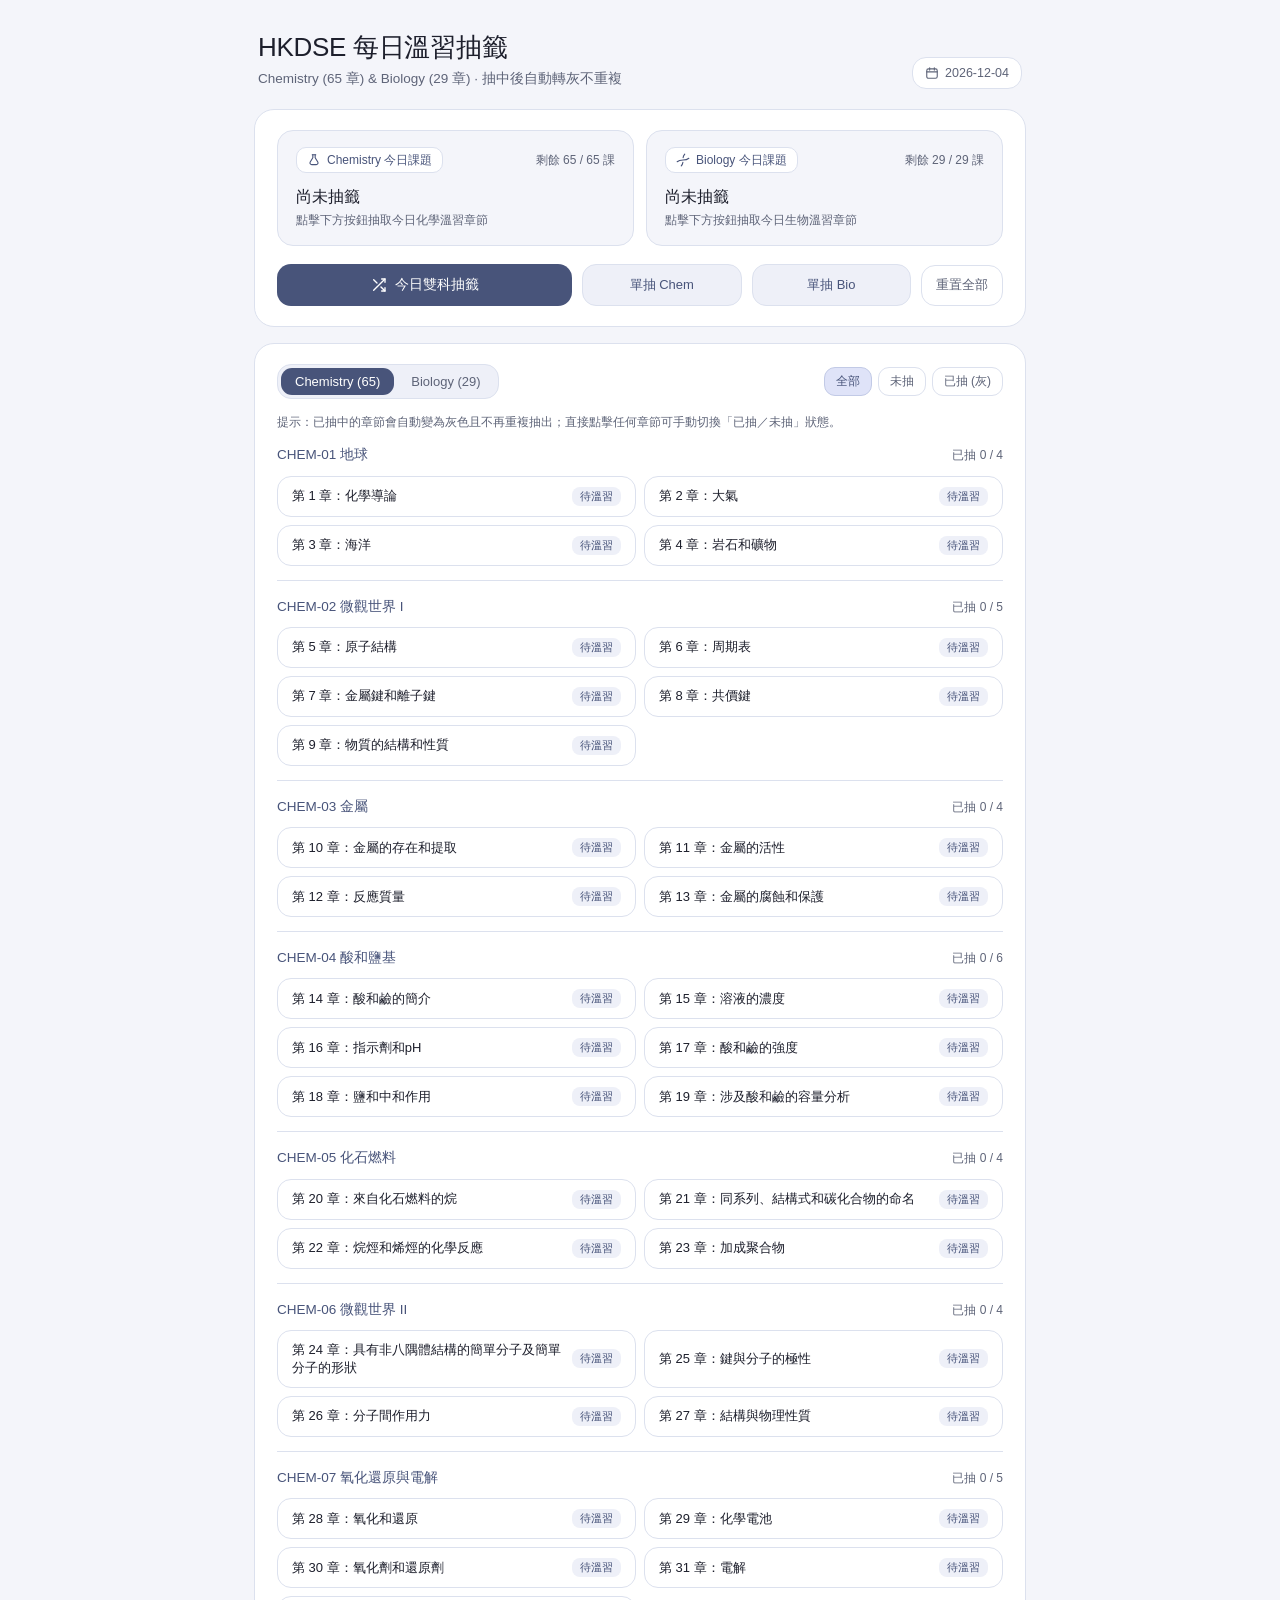
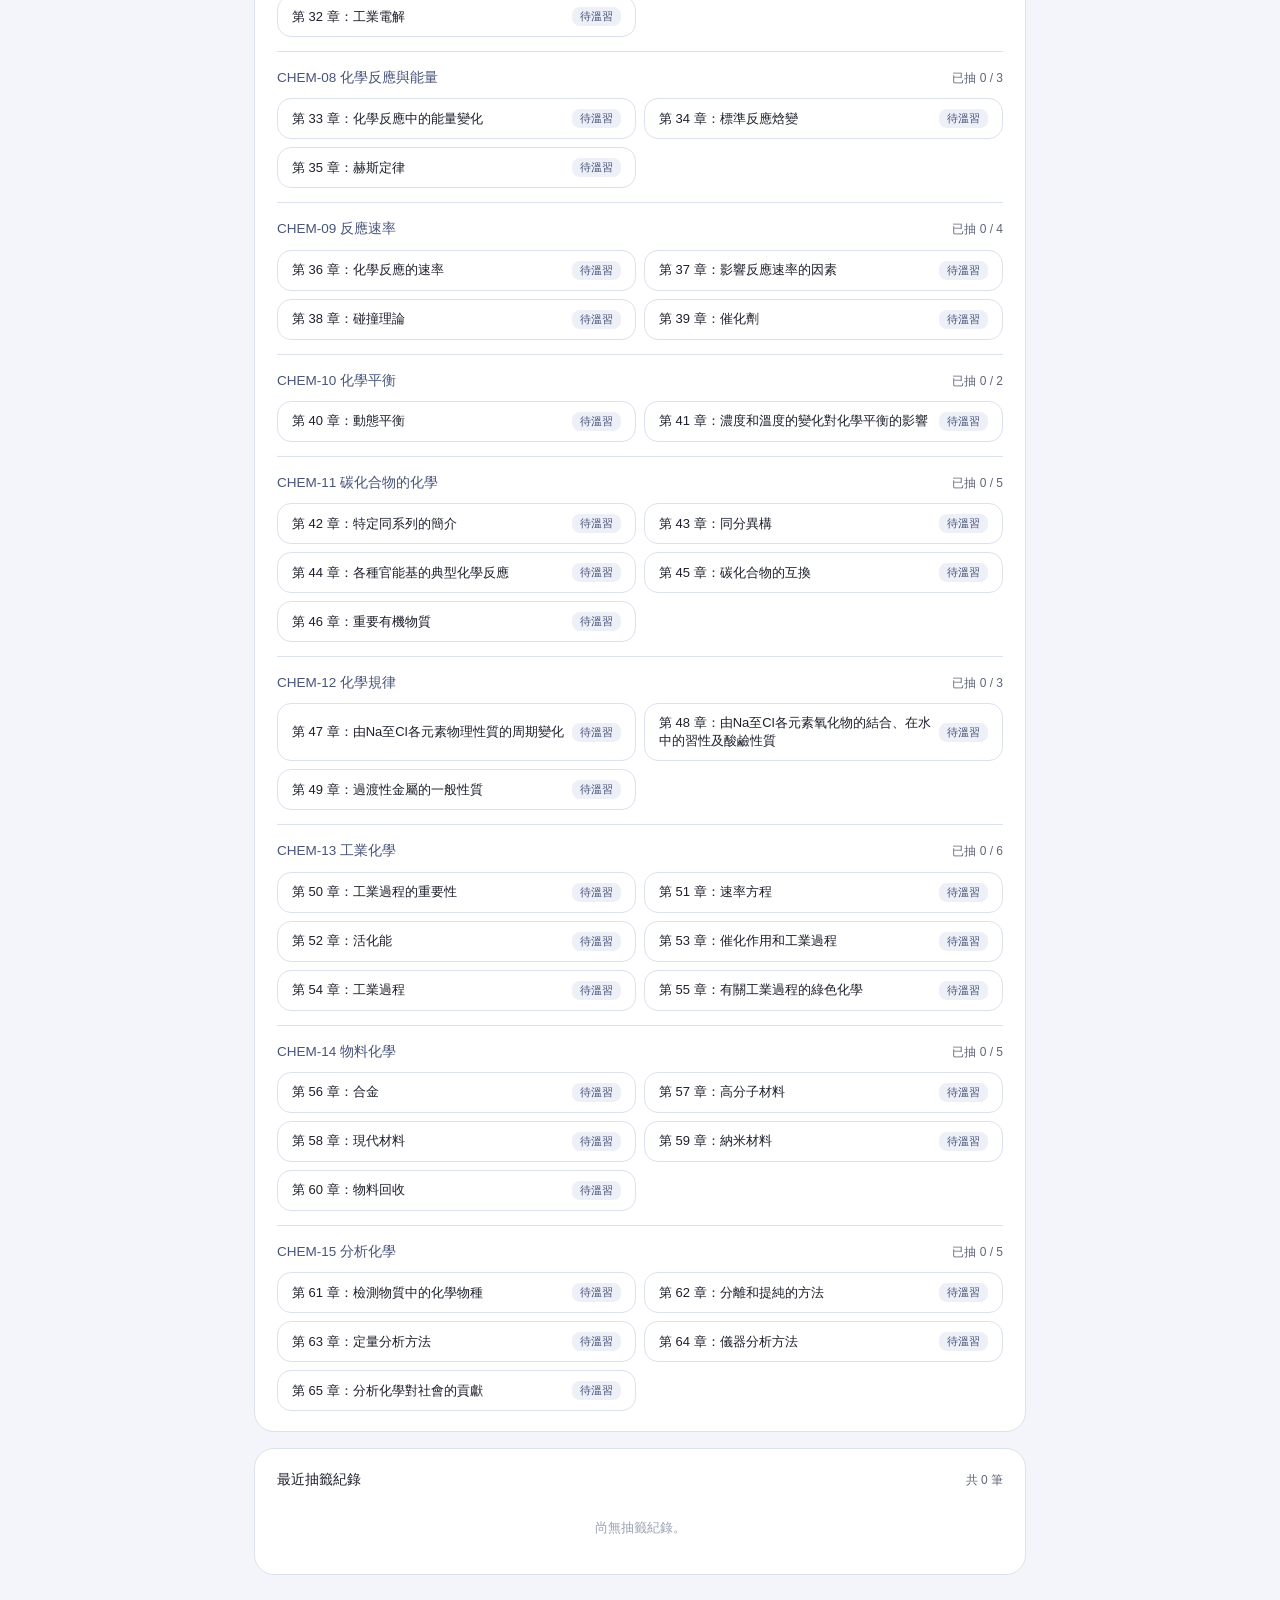
<file: lottery.html>
<!DOCTYPE html>
<html lang="zh-Hant">
<head>
  <meta charset="UTF-8" />
  <meta name="viewport" content="width=device-width, initial-scale=1.0, maximum-scale=1.0, user-scalable=no" />
  <title>HKDSE Chem &amp; Bio 每日溫習抽籤</title>
  <!-- 更新時間：2026-11-15 22:01:00 (HKT) | 獨立單頁版 v1.0.0 -->
  <style>
    :root {
      --bg: #F4F5FA;
      --surface: #FFFFFF;
      --surface-variant: #DFE3F8;
      --surface-muted: #EEF0F8;
      --primary: #48547A;
      --primary-dark: #333D5C;
      --text-main: #1D1F2C;
      --text-sub: #5E6478;
      --text-muted: #9AA0B2;
      --border: #DCE1EE;
      --drawn-bg: #E6E8EF;
      --drawn-border: #D5D9E4;
      --drawn-text: #9BA1B0;
    }

    * {
      box-sizing: border-box;
      -webkit-tap-highlight-color: transparent;
    }

    body {
      margin: 0;
      padding: 0;
      background-color: var(--bg);
      color: var(--text-main);
      font-family: -apple-system, BlinkMacSystemFont, "Segoe UI", Roboto, "Helvetica Neue", "Noto Sans TC", sans-serif;
      font-weight: 400;
      line-height: 1.5;
    }

    .container {
      width: 100%;
      max-width: 820px;
      margin: 0 auto;
      padding: 20px 16px 80px 16px;
    }

    @media (min-width: 641px) {
      .container {
        padding: 28px 24px 96px 24px;
      }
    }

    /* 頂部標題區 */
    .header-bar {
      display: flex;
      justify-content: space-between;
      align-items: flex-end;
      margin-bottom: 20px;
      padding: 0 4px;
      flex-wrap: wrap;
      gap: 10px;
    }

    .header-title {
      margin: 0;
      font-size: 26px;
      font-weight: 500;
      color: var(--text-main);
      letter-spacing: -0.3px;
    }

    .header-sub {
      font-size: 13.5px;
      color: var(--text-sub);
      margin-top: 2px;
    }

    .date-pill {
      display: inline-flex;
      align-items: center;
      gap: 6px;
      background: var(--surface);
      border: 1px solid var(--border);
      border-radius: 14px;
      padding: 6px 12px;
      font-size: 12.5px;
      color: var(--text-sub);
    }

    /* 扁平細邊框卡片（無陰影） */
    .flat-card {
      background: var(--surface);
      border: 1px solid var(--border);
      border-radius: 20px;
      padding: 20px 22px;
      margin-bottom: 16px;
    }

    /* 抽籤結果展示雙欄 */
    .draw-stage {
      display: grid;
      grid-template-columns: 1fr;
      gap: 12px;
      margin-bottom: 18px;
    }

    @media (min-width: 600px) {
      .draw-stage {
        grid-template-columns: 1fr 1fr;
      }
    }

    .result-box {
      background: var(--bg);
      border: 1px solid var(--border);
      border-radius: 16px;
      padding: 16px 18px;
      display: flex;
      flex-direction: column;
      justify-content: space-between;
      min-height: 112px;
      transition: background-color 0.2s ease, border-color 0.2s ease;
    }

    .result-box.highlighted {
      background: var(--surface-variant);
      border-color: #C2CAE6;
    }

    .result-box-top {
      display: flex;
      justify-content: space-between;
      align-items: center;
      margin-bottom: 8px;
    }

    .subject-tag {
      display: inline-flex;
      align-items: center;
      gap: 6px;
      font-size: 12px;
      color: var(--primary);
      background: var(--surface);
      border: 1px solid var(--border);
      padding: 3px 10px;
      border-radius: 10px;
    }

    .remain-tag {
      font-size: 12px;
      color: var(--text-sub);
    }

    .result-chapter-name {
      font-size: 16px;
      font-weight: 500;
      color: var(--text-main);
      margin: 4px 0 2px 0;
      word-break: break-word;
    }

    .result-topic-name {
      font-size: 12px;
      color: var(--text-sub);
    }

    /* 控制按鈕列 */
    .action-row {
      display: flex;
      flex-wrap: wrap;
      gap: 10px;
      align-items: center;
    }

    .btn-primary {
      flex: 2;
      min-width: 170px;
      background: var(--primary);
      color: #FFFFFF;
      border: none;
      border-radius: 14px;
      padding: 12px 18px;
      font-size: 14px;
      cursor: pointer;
      display: inline-flex;
      align-items: center;
      justify-content: center;
      gap: 8px;
      transition: background-color 0.15s ease;
    }

    .btn-primary:active {
      background: var(--primary-dark);
    }

    .btn-secondary {
      flex: 1;
      min-width: 108px;
      background: var(--surface-muted);
      color: var(--primary);
      border: 1px solid var(--border);
      border-radius: 14px;
      padding: 11px 14px;
      font-size: 13px;
      cursor: pointer;
      display: inline-flex;
      align-items: center;
      justify-content: center;
      gap: 6px;
    }

    .btn-secondary:active {
      background: var(--surface-variant);
    }

    .btn-reset {
      background: var(--surface);
      color: var(--text-sub);
      border: 1px solid var(--border);
      border-radius: 14px;
      padding: 11px 14px;
      font-size: 12.5px;
      cursor: pointer;
    }

    .btn-reset.confirming {
      background: #FEE2E2;
      color: #B91C1C;
      border-color: #FCA5A5;
    }

    /* 科目分頁切換列 */
    .tab-bar {
      display: flex;
      justify-content: space-between;
      align-items: center;
      gap: 10px;
      margin-bottom: 14px;
      flex-wrap: wrap;
    }

    .tab-group {
      display: inline-flex;
      background: var(--surface-muted);
      border: 1px solid var(--border);
      border-radius: 14px;
      padding: 3px;
      gap: 3px;
    }

    .tab-btn {
      border: none;
      background: transparent;
      color: var(--text-sub);
      padding: 6px 14px;
      border-radius: 11px;
      font-size: 13px;
      cursor: pointer;
    }

    .tab-btn.active {
      background: var(--primary);
      color: #FFFFFF;
    }

    .filter-group {
      display: inline-flex;
      gap: 6px;
    }

    .filter-btn {
      border: 1px solid var(--border);
      background: var(--surface);
      color: var(--text-sub);
      padding: 5px 11px;
      border-radius: 11px;
      font-size: 12px;
      cursor: pointer;
    }

    .filter-btn.active {
      background: var(--surface-variant);
      color: var(--primary);
      border-color: #C2CAE6;
    }

    /* 課題與章節網格 */
    .topic-group {
      margin-bottom: 16px;
      padding-bottom: 14px;
      border-bottom: 1px solid var(--border);
    }

    .topic-group:last-child {
      margin-bottom: 0;
      padding-bottom: 0;
      border-bottom: none;
    }

    .topic-header {
      display: flex;
      justify-content: space-between;
      align-items: center;
      font-size: 13.5px;
      color: var(--primary);
      margin-bottom: 10px;
      font-weight: 500;
    }

    .topic-count {
      font-size: 12px;
      color: var(--text-sub);
      font-weight: 400;
    }

    .chapter-grid {
      display: grid;
      grid-template-columns: 1fr;
      gap: 8px;
    }

    @media (min-width: 600px) {
      .chapter-grid {
        grid-template-columns: 1fr 1fr;
      }
    }

    .chap-pill {
      display: flex;
      justify-content: space-between;
      align-items: center;
      gap: 8px;
      padding: 10px 14px;
      border-radius: 14px;
      border: 1px solid var(--border);
      background: var(--surface);
      color: var(--text-main);
      font-size: 13px;
      cursor: pointer;
      text-align: left;
      transition: background-color 0.15s ease, color 0.15s ease, border-color 0.15s ease;
    }

    .chap-pill:hover {
      border-color: #BFC7E0;
    }

    /* 抽到過的章節：灰色狀態 */
    .chap-pill.drawn {
      background: var(--drawn-bg);
      border-color: var(--drawn-border);
      color: var(--drawn-text);
    }

    .chap-pill.drawn .chap-title {
      text-decoration: line-through;
    }

    .chap-status-badge {
      flex-shrink: 0;
      font-size: 11px;
      padding: 2px 8px;
      border-radius: 8px;
      background: var(--surface-muted);
      color: var(--primary);
    }

    .chap-pill.drawn .chap-status-badge {
      background: #DCE0E9;
      color: #878D9E;
    }

    /* 抽籤紀錄列表 */
    .history-title {
      font-size: 14px;
      font-weight: 500;
      color: var(--text-main);
      margin: 0 0 12px 0;
      display: flex;
      justify-content: space-between;
      align-items: center;
    }

    .history-list {
      max-height: 210px;
      overflow-y: auto;
      display: flex;
      flex-direction: column;
      gap: 8px;
    }

    .history-item {
      display: flex;
      justify-content: space-between;
      align-items: center;
      gap: 10px;
      padding: 10px 14px;
      border-radius: 14px;
      background: var(--bg);
      border: 1px solid var(--border);
      font-size: 12.5px;
      flex-wrap: wrap;
    }

    .history-sub-tag {
      display: inline-block;
      padding: 2px 7px;
      border-radius: 7px;
      font-size: 11px;
      background: var(--surface-variant);
      color: var(--primary);
      margin-right: 6px;
    }

    .empty-hint {
      text-align: center;
      color: var(--text-muted);
      font-size: 13px;
      padding: 16px 0;
    }
  </style>
</head>
<body>
  <div class="container">
    <!-- 頂部標題 -->
    <div class="header-bar">
      <div>
        <h1 class="header-title">HKDSE 每日溫習抽籤</h1>
        <div class="header-sub">Chemistry (65 章) &amp; Biology (29 章) · 抽中後自動轉灰不重複</div>
      </div>
      <div class="date-pill" id="todayDatePill">
        <svg width="14" height="14" viewBox="0 0 24 24" fill="none" stroke="currentColor" stroke-width="1.9" stroke-linecap="round" stroke-linejoin="round">
          <rect x="3" y="5" width="18" height="16" rx="3"></rect>
          <line x1="16" y1="3" x2="16" y2="7"></line>
          <line x1="8" y1="3" x2="8" y2="7"></line>
          <line x1="3" y1="10" x2="21" y2="10"></line>
        </svg>
        <span id="todayDateText"></span>
      </div>
    </div>

    <!-- 抽籤主控制台 -->
    <div class="flat-card">
      <div class="draw-stage">
        <!-- Chemistry 抽籤結果框 -->
        <div class="result-box" id="chemResultBox">
          <div class="result-box-top">
            <span class="subject-tag">
              <svg width="14" height="14" viewBox="0 0 24 24" fill="none" stroke="currentColor" stroke-width="1.9" stroke-linecap="round" stroke-linejoin="round">
                <path d="M9 3h6"></path>
                <path d="M10 3v5l-4.5 7.5A3 3 0 0 0 8.1 20h7.8a3 3 0 0 0 2.6-4.5L14 8V3"></path>
              </svg>
              Chemistry 今日課題
            </span>
            <span class="remain-tag" id="chemRemainLabel">剩餘 65 / 65 課</span>
          </div>
          <div>
            <div class="result-chapter-name" id="chemResultChapter">尚未抽籤</div>
            <div class="result-topic-name" id="chemResultTopic">點擊下方按鈕抽取今日化學溫習章節</div>
          </div>
        </div>

        <!-- Biology 抽籤結果框 -->
        <div class="result-box" id="bioResultBox">
          <div class="result-box-top">
            <span class="subject-tag">
              <svg width="14" height="14" viewBox="0 0 24 24" fill="none" stroke="currentColor" stroke-width="1.9" stroke-linecap="round" stroke-linejoin="round">
                <path d="M2 15c6.667-6 13.333 0 20-6"></path>
                <path d="M9 22c1.798-1.998 2.518-3.995 2.807-5.993"></path>
                <path d="M15 2c-1.798 1.998-2.518 3.995-2.807 5.993"></path>
              </svg>
              Biology 今日課題
            </span>
            <span class="remain-tag" id="bioRemainLabel">剩餘 29 / 29 課</span>
          </div>
          <div>
            <div class="result-chapter-name" id="bioResultChapter">尚未抽籤</div>
            <div class="result-topic-name" id="bioResultTopic">點擊下方按鈕抽取今日生物溫習章節</div>
          </div>
        </div>
      </div>

      <div class="action-row">
        <button type="button" class="btn-primary" id="drawBothBtn">
          <svg width="16" height="16" viewBox="0 0 24 24" fill="none" stroke="currentColor" stroke-width="2" stroke-linecap="round" stroke-linejoin="round">
            <polyline points="16 3 21 3 21 8"></polyline>
            <line x1="4" y1="20" x2="21" y2="3"></line>
            <polyline points="21 16 21 21 16 21"></polyline>
            <line x1="15" y1="15" x2="21" y2="21"></line>
            <line x1="4" y1="4" x2="9" y2="9"></line>
          </svg>
          今日雙科抽籤
        </button>
        <button type="button" class="btn-secondary" id="drawChemOnlyBtn">單抽 Chem</button>
        <button type="button" class="btn-secondary" id="drawBioOnlyBtn">單抽 Bio</button>
        <button type="button" class="btn-reset" id="resetAllBtn">重置全部</button>
      </div>
    </div>

    <!-- 全部章節總覽（點擊可手動切換灰色狀態） -->
    <div class="flat-card">
      <div class="tab-bar">
        <div class="tab-group">
          <button type="button" class="tab-btn active" data-tab="chem" id="tabChemBtn">Chemistry (65)</button>
          <button type="button" class="tab-btn" data-tab="bio" id="tabBioBtn">Biology (29)</button>
        </div>
        <div class="filter-group">
          <button type="button" class="filter-btn active" data-filter="all">全部</button>
          <button type="button" class="filter-btn" data-filter="undrawn">未抽</button>
          <button type="button" class="filter-btn" data-filter="drawn">已抽 (灰)</button>
        </div>
      </div>
      <div style="font-size: 12px; color: var(--text-sub); margin-bottom: 14px;">
        提示：已抽中的章節會自動變為灰色且不再重複抽出；直接點擊任何章節可手動切換「已抽／未抽」狀態。
      </div>
      <div id="syllabusContainer"></div>
    </div>

    <!-- 抽籤歷史紀錄 -->
    <div class="flat-card">
      <div class="history-title">
        <span>最近抽籤紀錄</span>
        <span style="font-size: 12px; color: var(--text-sub); font-weight: 400;" id="historyCountLabel">共 0 筆</span>
      </div>
      <div class="history-list" id="historyList"></div>
    </div>
  </div>

  <script>
    (function () {
      'use strict';

      // 1. HKDSE Chemistry 15 課題 / 65 章完整架構
      const CHEM_SYLLABUS = [
        {
          groupId: 'CHEM-01',
          groupName: 'CHEM-01 地球',
          chapters: [
            { id: 1, name: '第 1 章：化學導論' },
            { id: 2, name: '第 2 章：大氣' },
            { id: 3, name: '第 3 章：海洋' },
            { id: 4, name: '第 4 章：岩石和礦物' }
          ]
        },
        {
          groupId: 'CHEM-02',
          groupName: 'CHEM-02 微觀世界 I',
          chapters: [
            { id: 5, name: '第 5 章：原子結構' },
            { id: 6, name: '第 6 章：周期表' },
            { id: 7, name: '第 7 章：金屬鍵和離子鍵' },
            { id: 8, name: '第 8 章：共價鍵' },
            { id: 9, name: '第 9 章：物質的結構和性質' }
          ]
        },
        {
          groupId: 'CHEM-03',
          groupName: 'CHEM-03 金屬',
          chapters: [
            { id: 10, name: '第 10 章：金屬的存在和提取' },
            { id: 11, name: '第 11 章：金屬的活性' },
            { id: 12, name: '第 12 章：反應質量' },
            { id: 13, name: '第 13 章：金屬的腐蝕和保護' }
          ]
        },
        {
          groupId: 'CHEM-04',
          groupName: 'CHEM-04 酸和鹽基',
          chapters: [
            { id: 14, name: '第 14 章：酸和鹼的簡介' },
            { id: 15, name: '第 15 章：溶液的濃度' },
            { id: 16, name: '第 16 章：指示劑和pH' },
            { id: 17, name: '第 17 章：酸和鹼的強度' },
            { id: 18, name: '第 18 章：鹽和中和作用' },
            { id: 19, name: '第 19 章：涉及酸和鹼的容量分析' }
          ]
        },
        {
          groupId: 'CHEM-05',
          groupName: 'CHEM-05 化石燃料',
          chapters: [
            { id: 20, name: '第 20 章：來自化石燃料的烷' },
            { id: 21, name: '第 21 章：同系列、結構式和碳化合物的命名' },
            { id: 22, name: '第 22 章：烷烴和烯烴的化學反應' },
            { id: 23, name: '第 23 章：加成聚合物' }
          ]
        },
        {
          groupId: 'CHEM-06',
          groupName: 'CHEM-06 微觀世界 II',
          chapters: [
            { id: 24, name: '第 24 章：具有非八隅體結構的簡單分子及簡單分子的形狀' },
            { id: 25, name: '第 25 章：鍵與分子的極性' },
            { id: 26, name: '第 26 章：分子間作用力' },
            { id: 27, name: '第 27 章：結構與物理性質' }
          ]
        },
        {
          groupId: 'CHEM-07',
          groupName: 'CHEM-07 氧化還原與電解',
          chapters: [
            { id: 28, name: '第 28 章：氧化和還原' },
            { id: 29, name: '第 29 章：化學電池' },
            { id: 30, name: '第 30 章：氧化劑和還原劑' },
            { id: 31, name: '第 31 章：電解' },
            { id: 32, name: '第 32 章：工業電解' }
          ]
        },
        {
          groupId: 'CHEM-08',
          groupName: 'CHEM-08 化學反應與能量',
          chapters: [
            { id: 33, name: '第 33 章：化學反應中的能量變化' },
            { id: 34, name: '第 34 章：標準反應焓變' },
            { id: 35, name: '第 35 章：赫斯定律' }
          ]
        },
        {
          groupId: 'CHEM-09',
          groupName: 'CHEM-09 反應速率',
          chapters: [
            { id: 36, name: '第 36 章：化學反應的速率' },
            { id: 37, name: '第 37 章：影響反應速率的因素' },
            { id: 38, name: '第 38 章：碰撞理論' },
            { id: 39, name: '第 39 章：催化劑' }
          ]
        },
        {
          groupId: 'CHEM-10',
          groupName: 'CHEM-10 化學平衡',
          chapters: [
            { id: 40, name: '第 40 章：動態平衡' },
            { id: 41, name: '第 41 章：濃度和溫度的變化對化學平衡的影響' }
          ]
        },
        {
          groupId: 'CHEM-11',
          groupName: 'CHEM-11 碳化合物的化學',
          chapters: [
            { id: 42, name: '第 42 章：特定同系列的簡介' },
            { id: 43, name: '第 43 章：同分異構' },
            { id: 44, name: '第 44 章：各種官能基的典型化學反應' },
            { id: 45, name: '第 45 章：碳化合物的互換' },
            { id: 46, name: '第 46 章：重要有機物質' }
          ]
        },
        {
          groupId: 'CHEM-12',
          groupName: 'CHEM-12 化學規律',
          chapters: [
            { id: 47, name: '第 47 章：由Na至Cl各元素物理性質的周期變化' },
            { id: 48, name: '第 48 章：由Na至Cl各元素氧化物的結合、在水中的習性及酸鹼性質' },
            { id: 49, name: '第 49 章：過渡性金屬的一般性質' }
          ]
        },
        {
          groupId: 'CHEM-13',
          groupName: 'CHEM-13 工業化學',
          chapters: [
            { id: 50, name: '第 50 章：工業過程的重要性' },
            { id: 51, name: '第 51 章：速率方程' },
            { id: 52, name: '第 52 章：活化能' },
            { id: 53, name: '第 53 章：催化作用和工業過程' },
            { id: 54, name: '第 54 章：工業過程' },
            { id: 55, name: '第 55 章：有關工業過程的綠色化學' }
          ]
        },
        {
          groupId: 'CHEM-14',
          groupName: 'CHEM-14 物料化學',
          chapters: [
            { id: 56, name: '第 56 章：合金' },
            { id: 57, name: '第 57 章：高分子材料' },
            { id: 58, name: '第 58 章：現代材料' },
            { id: 59, name: '第 59 章：納米材料' },
            { id: 60, name: '第 60 章：物料回收' }
          ]
        },
        {
          groupId: 'CHEM-15',
          groupName: 'CHEM-15 分析化學',
          chapters: [
            { id: 61, name: '第 61 章：檢測物質中的化學物種' },
            { id: 62, name: '第 62 章：分離和提純的方法' },
            { id: 63, name: '第 63 章：定量分析方法' },
            { id: 64, name: '第 64 章：儀器分析方法' },
            { id: 65, name: '第 65 章：分析化學對社會的貢獻' }
          ]
        }
      ];

      // 2. HKDSE Biology 5 冊 / 29 章完整架構
      const BIO_SYLLABUS = [
        {
          groupId: 'BOOK-1A',
          groupName: 'Book 1A 細胞與生命分子 (Ch 1 – 4)',
          chapters: [
            { id: 1, name: '第 1 章：生物學入門 (Introducing Biology)' },
            { id: 2, name: '第 2 章：細胞 (The Cell as the Basic Unit of Life)' },
            { id: 3, name: '第 3 章：物質穿越細胞膜 (Movement of Substances across Membrane)' },
            { id: 4, name: '第 4 章：酶與新陳代謝 (Enzymes and Metabolism)' }
          ]
        },
        {
          groupId: 'BOOK-1B',
          groupName: 'Book 1B 營養與氣體交換及轉運 (Ch 5 – 10)',
          chapters: [
            { id: 5, name: '第 5 章：食物與人類 (Food and Humans)' },
            { id: 6, name: '第 6 章：人的營養 (Nutrition in Humans)' },
            { id: 7, name: '第 7 章：人的氣體交換 (Gas Exchange in Humans)' },
            { id: 8, name: '第 8 章：人體內的轉運 (Transport in Humans)' },
            { id: 9, name: '第 9 章：植物的營養與氣體交換 (Nutrition and Gas Exchange in Plants)' },
            { id: 10, name: '第 10 章：蒸騰、轉運與支持 (Transpiration, Transport and Support in Plants)' }
          ]
        },
        {
          groupId: 'BOOK-2',
          groupName: 'Book 2 生物與環境：生殖、協調與體內平衡 (Ch 11 – 18)',
          chapters: [
            { id: 11, name: '第 11 章：細胞週期與分裂 (Cell Cycle and Division)' },
            { id: 12, name: '第 12 章：有花植物的生殖 (Reproduction in Flowering Plants)' },
            { id: 13, name: '第 13 章：人的生殖 (Reproduction in Humans)' },
            { id: 14, name: '第 14 章：生長與發育 (Growth and Development)' },
            { id: 15, name: '第 15 章：環境的探測 (Detecting the Environment)' },
            { id: 16, name: '第 16 章：人體的協調 (Coordination in Humans)' },
            { id: 17, name: '第 17 章：人體的運動 (Movement in Humans)' },
            { id: 18, name: '第 18 章：體內平衡 (Homeostasis)' }
          ]
        },
        {
          groupId: 'BOOK-3',
          groupName: 'Book 3 生態系、能量轉換與健康及疾病 (Ch 19 – 24)',
          chapters: [
            { id: 19, name: '第 19 章：生態系 (Ecosystems)' },
            { id: 20, name: '第 20 章：光合作用 (Photosynthesis)' },
            { id: 21, name: '第 21 章：呼吸作用 (Respiration)' },
            { id: 22, name: '第 22 章：非傳染病 (Non-infectious Diseases)' },
            { id: 23, name: '第 23 章：傳染病 (Infectious Diseases)' },
            { id: 24, name: '第 24 章：身體防禦機制 (Body Defence Mechanisms)' }
          ]
        },
        {
          groupId: 'BOOK-4',
          groupName: 'Book 4 遺傳與進化 (Ch 25 – 29)',
          chapters: [
            { id: 25, name: '第 25 章：基礎遺傳學 (Basic Genetics)' },
            { id: 26, name: '第 26 章：分子遺傳學 (Molecular Genetics)' },
            { id: 27, name: '第 27 章：生物工程 (Biotechnology)' },
            { id: 28, name: '第 28 章：生物多樣性 (Biodiversity)' },
            { id: 29, name: '第 29 章：進化 (Evolution)' }
          ]
        }
      ];

      const STORAGE_KEY = 'HKDSE_CHEM_BIO_LOTTERY_V1';

      let state = {
        drawnChem: [], // [1, 4, 41, ...]
        drawnBio: [],  // [2, 15, ...]
        todayChem: null, // { id, name, groupName, date }
        todayBio: null,
        history: [] // [{ date, time, subject, chapterName, groupName }]
      };

      let currentTab = 'chem'; // 'chem' | 'bio'
      let currentFilter = 'all'; // 'all' | 'undrawn' | 'drawn'
      let isAnimating = false;
      let resetConfirmTimer = null;

      function loadState() {
        try {
          const raw = localStorage.getItem(STORAGE_KEY);
          if (raw) {
            const parsed = JSON.parse(raw);
            state.drawnChem = Array.isArray(parsed.drawnChem) ? parsed.drawnChem : [];
            state.drawnBio = Array.isArray(parsed.drawnBio) ? parsed.drawnBio : [];
            state.todayChem = parsed.todayChem || null;
            state.todayBio = parsed.todayBio || null;
            state.history = Array.isArray(parsed.history) ? parsed.history : [];
          }
        } catch (e) {}
      }

      function saveState() {
        try {
          localStorage.setItem(STORAGE_KEY, JSON.stringify(state));
        } catch (e) {}
      }

      function flattenChapters(syllabus) {
        const list = [];
        syllabus.forEach(g => {
          g.chapters.forEach(c => {
            list.push({ id: c.id, name: c.name, groupName: g.groupName });
          });
        });
        return list;
      }

      const ALL_CHEM = flattenChapters(CHEM_SYLLABUS);
      const ALL_BIO = flattenChapters(BIO_SYLLABUS);

      function getTodayDateString() {
        const now = new Date();
        const y = now.getFullYear();
        const m = String(now.getMonth() + 1).padStart(2, '0');
        const d = String(now.getDate()).padStart(2, '0');
        return `${y}-${m}-${d}`;
      }

      function getCurrentTimeString() {
        return new Date().toTimeString().slice(0, 5);
      }

      function renderTopStatus() {
        document.getElementById('todayDateText').textContent = getTodayDateString();

        const chemRemain = ALL_CHEM.length - state.drawnChem.length;
        const bioRemain = ALL_BIO.length - state.drawnBio.length;
        document.getElementById('chemRemainLabel').textContent = `剩餘 ${chemRemain} / ${ALL_CHEM.length} 課`;
        document.getElementById('bioRemainLabel').textContent = `剩餘 ${bioRemain} / ${ALL_BIO.length} 課`;

        const chemBox = document.getElementById('chemResultBox');
        const chemChapEl = document.getElementById('chemResultChapter');
        const chemTopicEl = document.getElementById('chemResultTopic');
        if (state.todayChem) {
          chemBox.classList.add('highlighted');
          chemChapEl.textContent = state.todayChem.name;
          chemTopicEl.textContent = `${state.todayChem.groupName} · 抽籤日期 ${state.todayChem.date}`;
        } else {
          chemBox.classList.remove('highlighted');
          chemChapEl.textContent = chemRemain === 0 ? '全部 65 課已抽完' : '尚未抽籤';
          chemTopicEl.textContent = chemRemain === 0 ? '可點擊「重置全部」開始新一輪' : '點擊下方按鈕抽取今日化學溫習章節';
        }

        const bioBox = document.getElementById('bioResultBox');
        const bioChapEl = document.getElementById('bioResultChapter');
        const bioTopicEl = document.getElementById('bioResultTopic');
        if (state.todayBio) {
          bioBox.classList.add('highlighted');
          bioChapEl.textContent = state.todayBio.name;
          bioTopicEl.textContent = `${state.todayBio.groupName} · 抽籤日期 ${state.todayBio.date}`;
        } else {
          bioBox.classList.remove('highlighted');
          bioChapEl.textContent = bioRemain === 0 ? '全部 29 課已抽完' : '尚未抽籤';
          bioTopicEl.textContent = bioRemain === 0 ? '可點擊「重置全部」開始新一輪' : '點擊下方按鈕抽取今日生物溫習章節';
        }
      }

      function renderSyllabusList() {
        const container = document.getElementById('syllabusContainer');
        const isChem = currentTab === 'chem';
        const syllabus = isChem ? CHEM_SYLLABUS : BIO_SYLLABUS;
        const drawnSet = new Set(isChem ? state.drawnChem : state.drawnBio);

        let html = '';
        syllabus.forEach(group => {
          const drawnInGroup = group.chapters.filter(c => drawnSet.has(c.id)).length;
          const filteredChapters = group.chapters.filter(c => {
            const isDrawn = drawnSet.has(c.id);
            if (currentFilter === 'undrawn') return !isDrawn;
            if (currentFilter === 'drawn') return isDrawn;
            return true;
          });

          if (filteredChapters.length === 0) return;

          html += `
            <div class="topic-group">
              <div class="topic-header">
                <span>${group.groupName}</span>
                <span class="topic-count">已抽 ${drawnInGroup} / ${group.chapters.length}</span>
              </div>
              <div class="chapter-grid">
                ${filteredChapters
                  .map(ch => {
                    const isDrawn = drawnSet.has(ch.id);
                    return `
                      <button type="button" class="chap-pill ${isDrawn ? 'drawn' : ''}" data-sub="${currentTab}" data-chid="${ch.id}">
                        <span class="chap-title">${ch.name}</span>
                        <span class="chap-status-badge">${isDrawn ? '已抽過' : '待溫習'}</span>
                      </button>
                    `;
                  })
                  .join('')}
              </div>
            </div>
          `;
        });

        if (!html) {
          html = `<div class="empty-hint">目前篩選條件下沒有符合的章節。</div>`;
        }

        container.innerHTML = html;

        container.querySelectorAll('.chap-pill').forEach(btn => {
          btn.addEventListener('click', () => {
            if (isAnimating) return;
            const sub = btn.getAttribute('data-sub');
            const chId = parseInt(btn.getAttribute('data-chid'), 10);
            toggleChapterDrawnState(sub, chId);
          });
        });
      }

      function toggleChapterDrawnState(subject, chapId) {
        const arr = subject === 'chem' ? state.drawnChem : state.drawnBio;
        const idx = arr.indexOf(chapId);
        if (idx >= 0) {
          arr.splice(idx, 1);
          if (subject === 'chem' && state.todayChem && state.todayChem.id === chapId) {
            state.todayChem = null;
          }
          if (subject === 'bio' && state.todayBio && state.todayBio.id === chapId) {
            state.todayBio = null;
          }
        } else {
          arr.push(chapId);
        }
        saveState();
        renderAll();
      }

      function renderHistory() {
        const listEl = document.getElementById('historyList');
        const countEl = document.getElementById('historyCountLabel');
        countEl.textContent = `共 ${state.history.length} 筆`;

        if (state.history.length === 0) {
          listEl.innerHTML = `<div class="empty-hint">尚無抽籤紀錄。</div>`;
          return;
        }

        listEl.innerHTML = state.history
          .slice(0, 40)
          .map(
            item => `
            <div class="history-item">
              <div>
                <span class="history-sub-tag">${item.subject === 'chem' ? 'Chem' : 'Bio'}</span>
                <span>${item.chapterName}</span>
              </div>
              <span style="color: var(--text-sub); font-size: 11.5px;">${item.date} ${item.time}</span>
            </div>
          `
          )
          .join('');
      }

      function renderAll() {
        renderTopStatus();
        renderSyllabusList();
        renderHistory();
      }

      // 執行抽籤動畫與抽選邏輯
      function runLotteryDraw(drawChem, drawBio) {
        if (isAnimating) return;

        const availableChem = ALL_CHEM.filter(c => !state.drawnChem.includes(c.id));
        const availableBio = ALL_BIO.filter(c => !state.drawnBio.includes(c.id));

        const canChem = drawChem && availableChem.length > 0;
        const canBio = drawBio && availableBio.length > 0;

        if (!canChem && !canBio) {
          renderTopStatus();
          return;
        }

        isAnimating = true;
        let step = 0;
        const maxSteps = 14;

        const interval = setInterval(() => {
          step++;
          if (canChem) {
            const randC = availableChem[Math.floor(Math.random() * availableChem.length)];
            document.getElementById('chemResultChapter').textContent = randC.name;
            document.getElementById('chemResultTopic').textContent = randC.groupName;
          }
          if (canBio) {
            const randB = availableBio[Math.floor(Math.random() * availableBio.length)];
            document.getElementById('bioResultChapter').textContent = randB.name;
            document.getElementById('bioResultTopic').textContent = randB.groupName;
          }

          if (step >= maxSteps) {
            clearInterval(interval);
            const todayStr = getTodayDateString();
            const timeStr = getCurrentTimeString();

            if (canChem) {
              const chosenChem = availableChem[Math.floor(Math.random() * availableChem.length)];
              state.drawnChem.push(chosenChem.id);
              state.todayChem = {
                id: chosenChem.id,
                name: chosenChem.name,
                groupName: chosenChem.groupName,
                date: todayStr
              };
              state.history.unshift({
                date: todayStr,
                time: timeStr,
                subject: 'chem',
                chapterName: chosenChem.name,
                groupName: chosenChem.groupName
              });
            }

            if (canBio) {
              const chosenBio = availableBio[Math.floor(Math.random() * availableBio.length)];
              state.drawnBio.push(chosenBio.id);
              state.todayBio = {
                id: chosenBio.id,
                name: chosenBio.name,
                groupName: chosenBio.groupName,
                date: todayStr
              };
              state.history.unshift({
                date: todayStr,
                time: timeStr,
                subject: 'bio',
                chapterName: chosenBio.name,
                groupName: chosenBio.groupName
              });
            }

            saveState();
            isAnimating = false;
            renderAll();
          }
        }, 45);
      }

      // 綁定互動事件
      document.getElementById('drawBothBtn').addEventListener('click', () => runLotteryDraw(true, true));
      document.getElementById('drawChemOnlyBtn').addEventListener('click', () => runLotteryDraw(true, false));
      document.getElementById('drawBioOnlyBtn').addEventListener('click', () => runLotteryDraw(false, true));

      document.querySelectorAll('.tab-btn').forEach(btn => {
        btn.addEventListener('click', () => {
          currentTab = btn.getAttribute('data-tab');
          document.querySelectorAll('.tab-btn').forEach(b => b.classList.toggle('active', b === btn));
          renderSyllabusList();
        });
      });

      document.querySelectorAll('.filter-btn').forEach(btn => {
        btn.addEventListener('click', () => {
          currentFilter = btn.getAttribute('data-filter');
          document.querySelectorAll('.filter-btn').forEach(b => b.classList.toggle('active', b === btn));
          renderSyllabusList();
        });
      });

      // 重置全部（需連按兩次確認，防止誤觸）
      const resetBtn = document.getElementById('resetAllBtn');
      resetBtn.addEventListener('click', () => {
        if (isAnimating) return;
        if (!resetBtn.classList.contains('confirming')) {
          resetBtn.classList.add('confirming');
          resetBtn.textContent = '再按一次確認重置';
          clearTimeout(resetConfirmTimer);
          resetConfirmTimer = setTimeout(() => {
            resetBtn.classList.remove('confirming');
            resetBtn.textContent = '重置全部';
          }, 2500);
        } else {
          clearTimeout(resetConfirmTimer);
          resetBtn.classList.remove('confirming');
          resetBtn.textContent = '重置全部';
          state = {
            drawnChem: [],
            drawnBio: [],
            todayChem: null,
            todayBio: null,
            history: []
          };
          saveState();
          renderAll();
        }
      });

      loadState();
      renderAll();
    })();
  </script>
</body>
</html>
</file>
